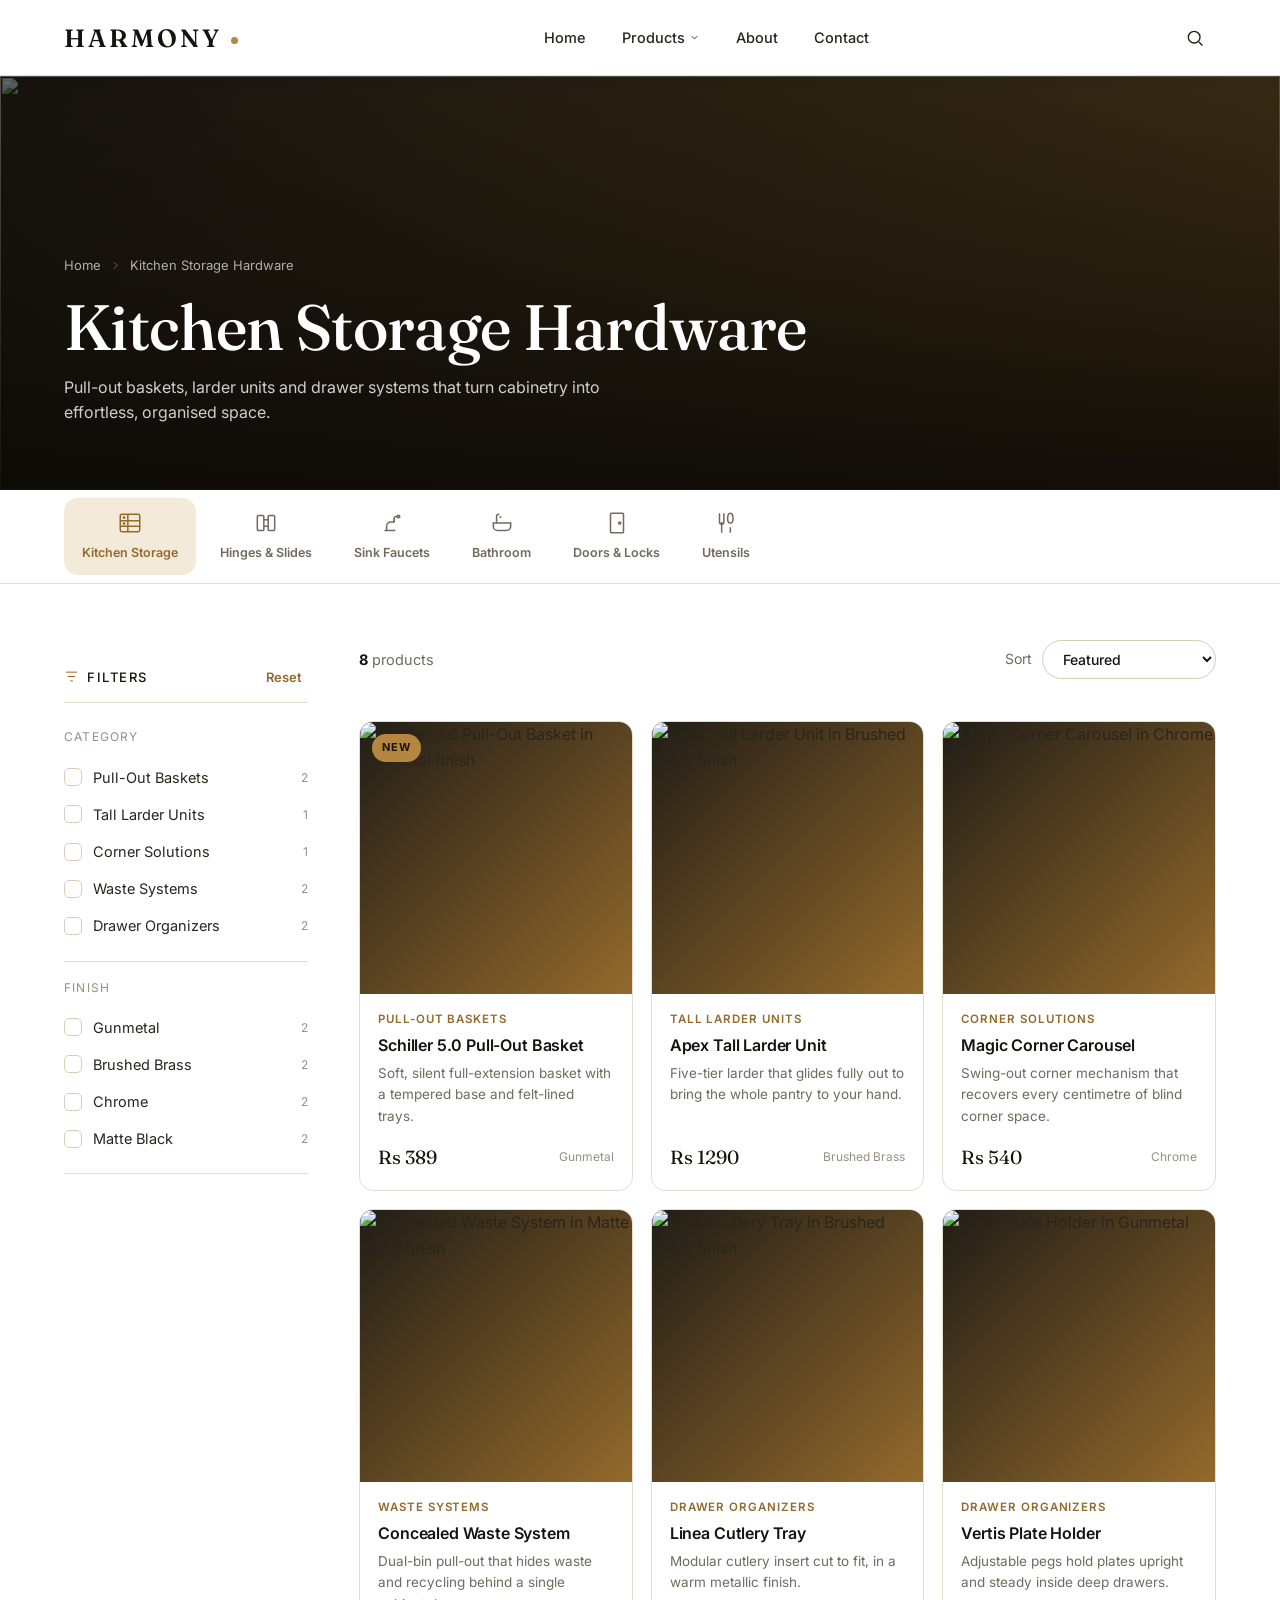
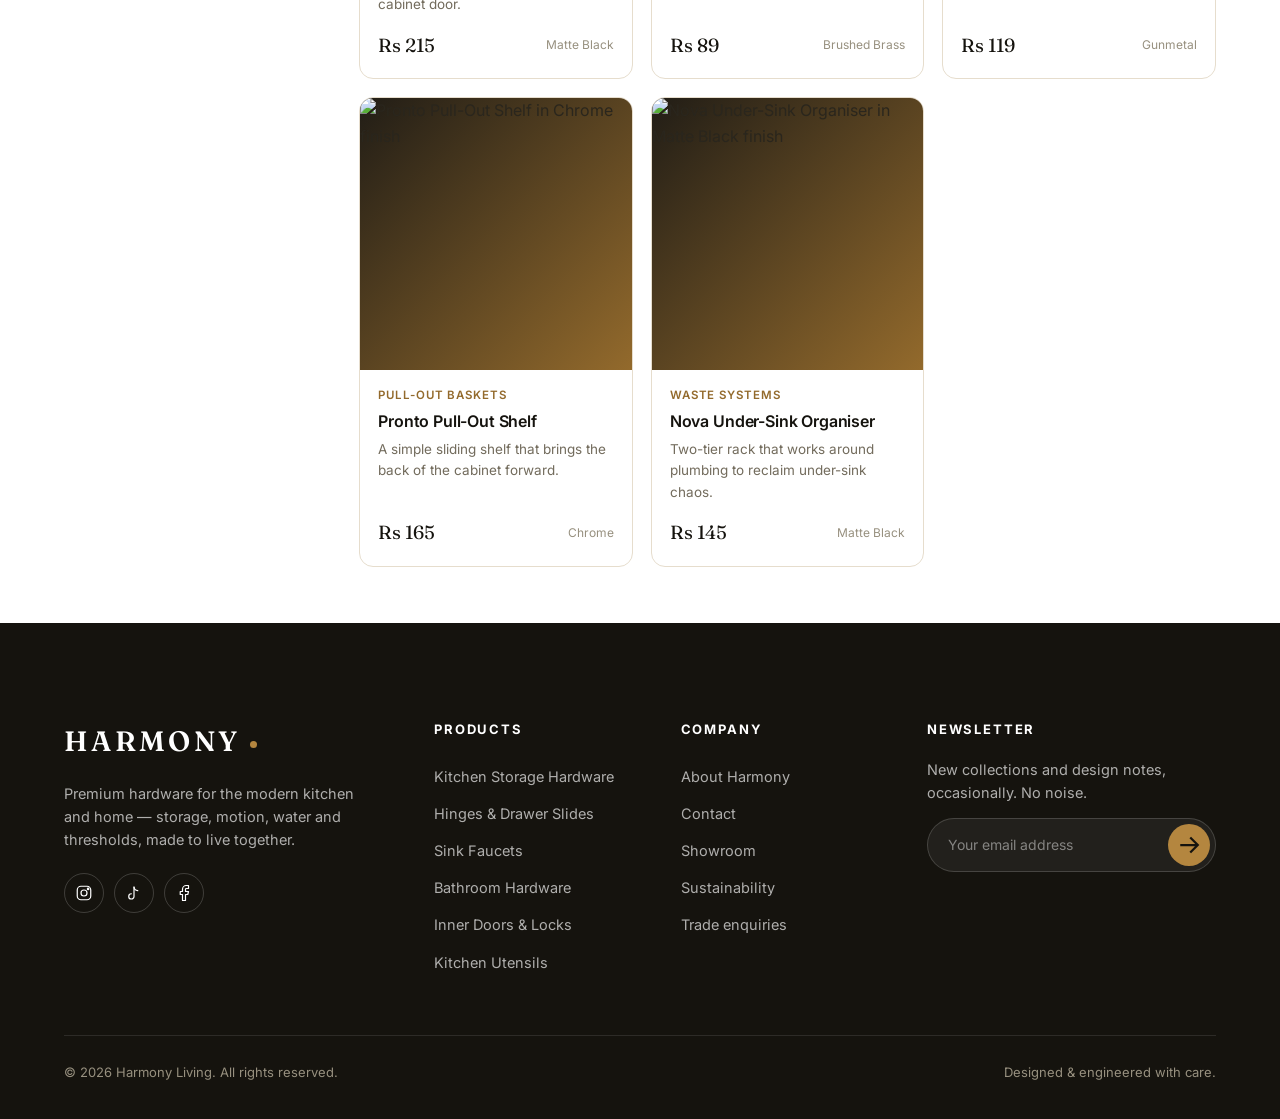
<file: category.html>
<!DOCTYPE html>
<html lang="en">
<head>
  <meta charset="UTF-8" />
  <meta name="viewport" content="width=device-width, initial-scale=1.0" />
  <title>Shop — Harmony</title>
  <meta name="description" content="Browse Harmony's catalogue of premium kitchen and home hardware." />
  <link rel="preconnect" href="https://fonts.googleapis.com" />
  <link rel="preconnect" href="https://fonts.gstatic.com" crossorigin />
  <link href="https://fonts.googleapis.com/css2?family=Fraunces:opsz,wght@9..144,300;9..144,400;9..144,500;9..144,600&family=Inter:wght@400;500;600;700&display=swap" rel="stylesheet" />
  <link rel="stylesheet" href="css/styles.css" />
  <link rel="icon" href="data:image/svg+xml,%3Csvg xmlns='http://www.w3.org/2000/svg' viewBox='0 0 32 32'%3E%3Crect width='32' height='32' rx='7' fill='%2315130e'/%3E%3Ccircle cx='16' cy='16' r='6' fill='none' stroke='%23b4863f' stroke-width='2'/%3E%3C/svg%3E" />
</head>
<body>

  <header class="header is-light">
    <div class="wrap">
      <a class="brand" href="index.html">HARMONY<span class="dot"></span></a>
      <nav class="nav" aria-label="Primary">
        <a href="index.html">Home</a>
        <div class="has-drop">
          <span class="navlink active" tabindex="0" role="button" aria-haspopup="true">Products
            <svg width="11" height="11" viewBox="0 0 24 24" fill="none" stroke="currentColor" stroke-width="2" style="margin-left:4px"><path d="M6 9l6 6 6-6"/></svg>
          </span>
          <div class="drop js-cat-drop"></div>
        </div>
        <a href="about.html">About</a>
        <a href="contact.html">Contact</a>
      </nav>
      <div class="header-tools">
        <a class="icon-btn icon-btn--search" href="category.html" aria-label="Browse all products">
          <svg viewBox="0 0 24 24" fill="none" stroke="currentColor" stroke-width="1.6"><circle cx="11" cy="11" r="7"/><path d="M21 21l-4.3-4.3"/></svg>
        </a>
        <button class="burger" aria-label="Open menu"><span></span></button>
      </div>
    </div>
  </header>

  <div class="mobile-menu">
    <a href="index.html">Home</a>
    <nav class="js-cat-mobile" aria-label="Categories"></nav>
    <a href="about.html">About</a>
    <a href="contact.html">Contact</a>
    <div class="mm-foot">hello@harmony-living.com · 5904 1300</div>
  </div>

  <main class="page">
    <!-- category hero -->
    <section class="cat-hero">
      <div class="wrap">
        <nav class="crumb">
          <a href="index.html">Home</a>
          <svg viewBox="0 0 24 24" fill="none" stroke="currentColor" stroke-width="1.7"><path d="M9 6l6 6-6 6"/></svg>
          <span class="crumb-cat"></span>
        </nav>
        <h1></h1>
        <p></p>
      </div>
    </section>

    <!-- category nav strip -->
    <nav class="catnav" aria-label="Categories">
      <div class="catnav__track"></div>
    </nav>

    <!-- store -->
    <section class="store">
      <div class="wrap store__grid">
        <aside class="filters" aria-label="Filters">
          <button class="filters__close" aria-label="Close filters">
            <svg viewBox="0 0 24 24" fill="none" stroke="currentColor" stroke-width="2"><path d="M6 6l12 12M18 6L6 18"/></svg>
          </button>
          <div class="filters__head">
            <h3><svg viewBox="0 0 24 24" fill="none" stroke="currentColor" stroke-width="1.6"><path d="M3 5h18M6 12h12M10 19h4"/></svg> Filters</h3>
            <button class="filters__reset">Reset</button>
          </div>
          <div class="filters__groups"></div>
        </aside>

        <div class="store__main">
          <div class="store__bar">
            <div class="store__count"><b>0</b> products</div>
            <div style="display:flex;gap:12px;align-items:center">
              <button class="store__filterbtn">
                <svg viewBox="0 0 24 24" fill="none" stroke="currentColor" stroke-width="1.6"><path d="M3 5h18M6 12h12M10 19h4"/></svg> Filters
              </button>
              <label class="store__sort">Sort
                <select aria-label="Sort products">
                  <option value="featured">Featured</option>
                  <option value="price-asc">Price · low to high</option>
                  <option value="price-desc">Price · high to low</option>
                  <option value="name">Name · A–Z</option>
                </select>
              </label>
            </div>
          </div>
          <div class="chips"></div>
          <div class="pgrid"></div>
        </div>
      </div>
    </section>

    <div class="backdrop"></div>
  </main>

  <footer class="footer">
    <div class="wrap">
      <div class="footer__top">
        <div>
          <a class="brand" href="index.html">HARMONY<span class="dot"></span></a>
          <p class="footer__about">Premium hardware for the modern kitchen and home — storage, motion, water and thresholds, made to live together.</p>
          <div class="footer__social">
            <a href="#" aria-label="Instagram"><svg viewBox="0 0 24 24" fill="none" stroke="currentColor" stroke-width="1.6"><rect x="3" y="3" width="18" height="18" rx="5"/><circle cx="12" cy="12" r="4"/><circle cx="17.5" cy="6.5" r="1" fill="currentColor"/></svg></a>
            <a href="#" aria-label="TikTok"><svg viewBox="0 0 24 24" fill="none" stroke="currentColor" stroke-width="1.6" stroke-linecap="round" stroke-linejoin="round"><path d="M12 4v12.5a3.5 3.5 0 1 1-3.5-3.5"/><path d="M12 4c.3 2.6 2.3 4.6 5 4.9"/></svg></a>
            <a href="#" aria-label="Facebook"><svg viewBox="0 0 24 24" fill="none" stroke="currentColor" stroke-width="1.6" stroke-linecap="round" stroke-linejoin="round"><path d="M18 2h-3a5 5 0 0 0-5 5v3H7v4h3v8h4v-8h3l1-4h-4V7a1 1 0 0 1 1-1h3z"/></svg></a>
          </div>
        </div>
        <div>
          <h5>Products</h5>
          <nav class="footer__links js-cat-foot"></nav>
        </div>
        <div>
          <h5>Company</h5>
          <nav class="footer__links">
            <a href="about.html">About Harmony</a>
            <a href="contact.html">Contact</a>
            <a href="contact.html">Showroom</a>
            <a href="about.html">Sustainability</a>
            <a href="contact.html">Trade enquiries</a>
          </nav>
        </div>
        <div class="footer__news">
          <h5>Newsletter</h5>
          <p>New collections and design notes, occasionally. No noise.</p>
          <form class="news-form">
            <input type="email" placeholder="Your email address" aria-label="Email address" required />
            <button type="submit" aria-label="Subscribe">
              <svg viewBox="0 0 24 24" fill="none" stroke="currentColor" stroke-width="1.8"><path d="M5 12h14M13 6l6 6-6 6"/></svg>
            </button>
          </form>
        </div>
      </div>
      <div class="footer__bottom">
        <span>© <span class="js-year"></span> Harmony Living. All rights reserved.</span>
        <span>Designed &amp; engineered with care.</span>
      </div>
    </div>
  </footer>

  <script src="js/data.js"></script>
  <script src="js/main.js"></script>
  <script src="js/category.js"></script>
</body>
</html>
</file>
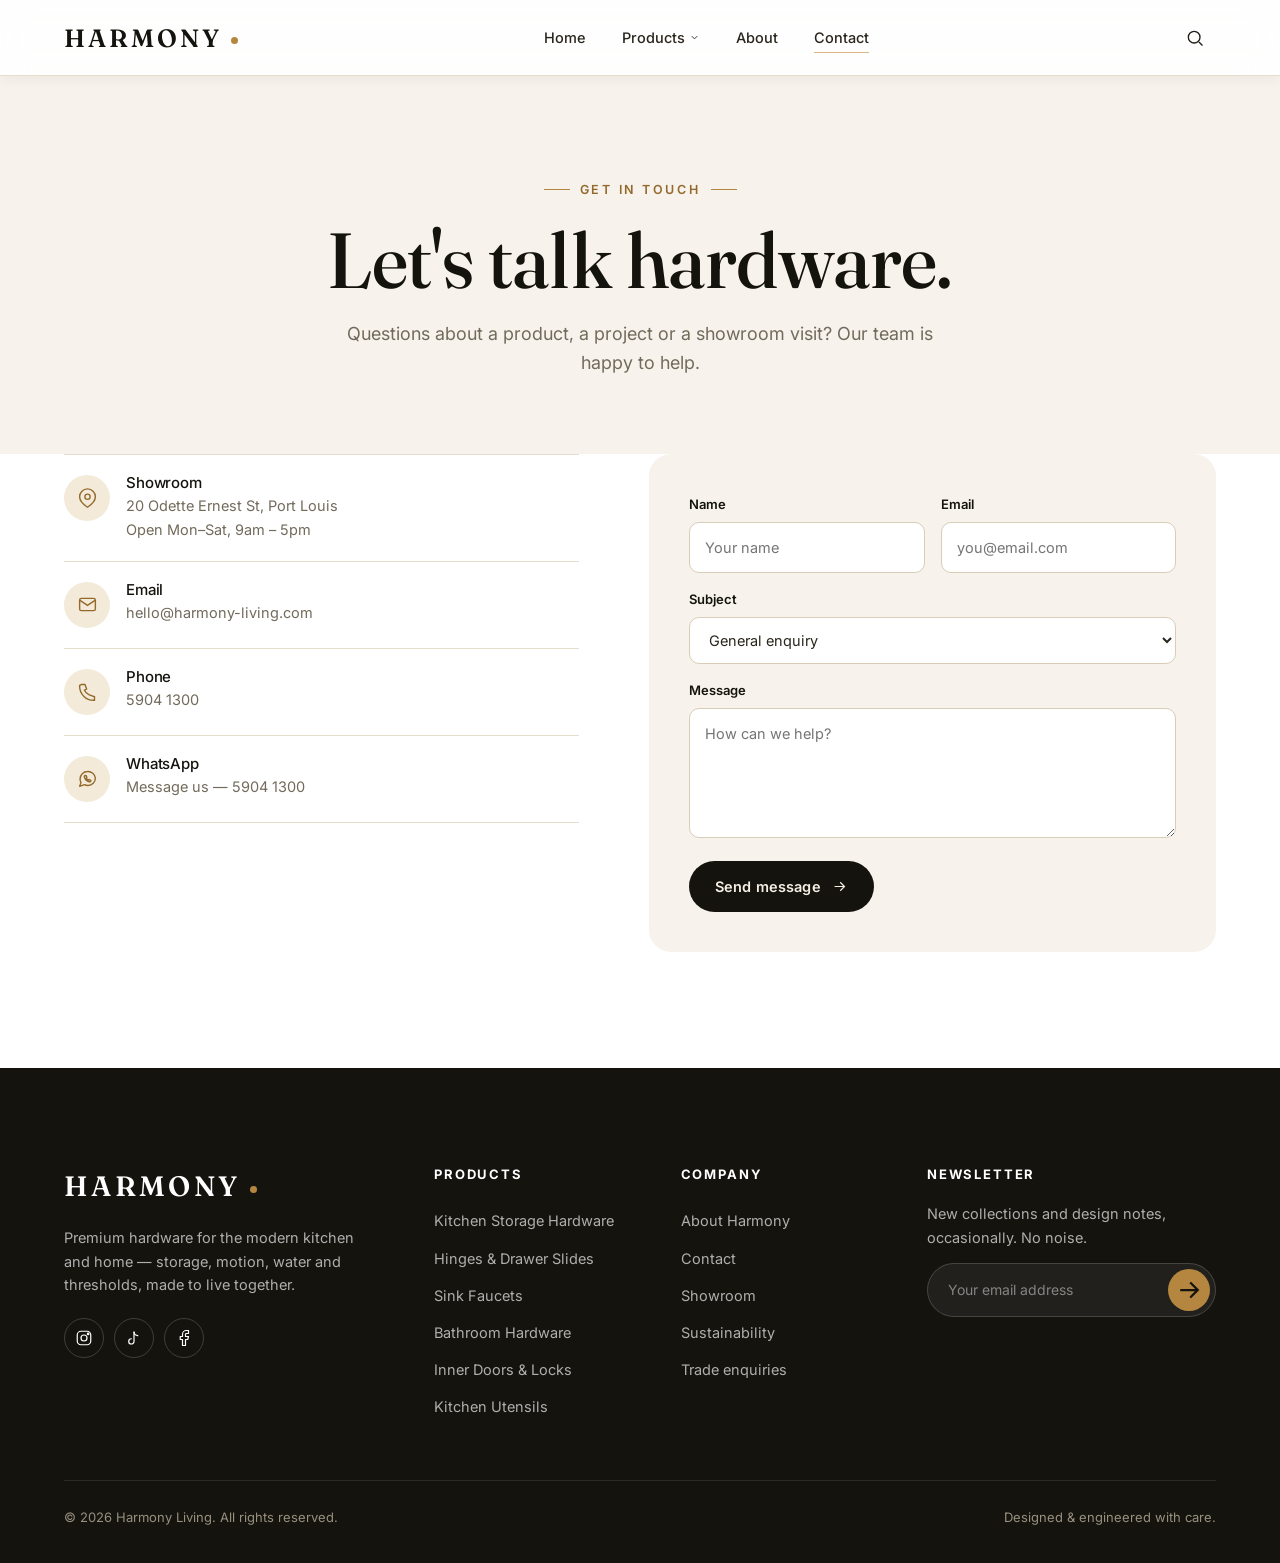
<file: contact.html>
<!DOCTYPE html>
<html lang="en">
<head>
  <meta charset="UTF-8" />
  <meta name="viewport" content="width=device-width, initial-scale=1.0" />
  <title>Contact — Harmony</title>
  <meta name="description" content="Get in touch with the Harmony team — showroom, phone, WhatsApp and general enquiries." />
  <link rel="preconnect" href="https://fonts.googleapis.com" />
  <link rel="preconnect" href="https://fonts.gstatic.com" crossorigin />
  <link href="https://fonts.googleapis.com/css2?family=Fraunces:opsz,wght@9..144,300;9..144,400;9..144,500;9..144,600&family=Inter:wght@400;500;600;700&display=swap" rel="stylesheet" />
  <link rel="stylesheet" href="css/styles.css" />
  <link rel="icon" href="data:image/svg+xml,%3Csvg xmlns='http://www.w3.org/2000/svg' viewBox='0 0 32 32'%3E%3Crect width='32' height='32' rx='7' fill='%2315130e'/%3E%3Ccircle cx='16' cy='16' r='6' fill='none' stroke='%23b4863f' stroke-width='2'/%3E%3C/svg%3E" />
</head>
<body>

  <header class="header is-light">
    <div class="wrap">
      <a class="brand" href="index.html">HARMONY<span class="dot"></span></a>
      <nav class="nav" aria-label="Primary">
        <a href="index.html">Home</a>
        <div class="has-drop">
          <span class="navlink" tabindex="0" role="button" aria-haspopup="true">Products
            <svg width="11" height="11" viewBox="0 0 24 24" fill="none" stroke="currentColor" stroke-width="2" style="margin-left:4px"><path d="M6 9l6 6 6-6"/></svg>
          </span>
          <div class="drop js-cat-drop"></div>
        </div>
        <a href="about.html">About</a>
        <a href="contact.html" class="active">Contact</a>
      </nav>
      <div class="header-tools">
        <a class="icon-btn icon-btn--search" href="category.html" aria-label="Browse all products">
          <svg viewBox="0 0 24 24" fill="none" stroke="currentColor" stroke-width="1.6"><circle cx="11" cy="11" r="7"/><path d="M21 21l-4.3-4.3"/></svg>
        </a>
        <button class="burger" aria-label="Open menu"><span></span></button>
      </div>
    </div>
  </header>

  <div class="mobile-menu">
    <a href="index.html">Home</a>
    <nav class="js-cat-mobile" aria-label="Categories"></nav>
    <a href="about.html">About</a>
    <a href="contact.html">Contact</a>
    <div class="mm-foot">hello@harmony-living.com · 5904 1300</div>
  </div>

  <main>
    <section class="subhero">
      <div class="wrap">
        <span class="eyebrow center" style="justify-content:center">Get in touch</span>
        <h1>Let's talk hardware.</h1>
        <p>Questions about a product, a project or a showroom visit? Our team is happy to help.</p>
      </div>
    </section>

    <section class="section" style="padding-top:0">
      <div class="wrap contact-grid">
        <div class="contact-info reveal">
          <div class="ci-item">
            <span class="ci-ico"><svg viewBox="0 0 24 24" fill="none" stroke="currentColor" stroke-width="1.6"><path d="M21 10c0 6-9 12-9 12s-9-6-9-12a9 9 0 0 1 18 0z"/><circle cx="12" cy="10" r="3"/></svg></span>
            <div><h4>Showroom</h4><p><a href="https://www.google.com/maps/search/?api=1&amp;query=20%20Odette%20Ernest%20St%2C%20Port%20Louis" target="_blank" rel="noopener">20 Odette Ernest St, Port Louis</a><br/>Open Mon–Sat, 9am – 5pm</p></div>
          </div>
          <div class="ci-item">
            <span class="ci-ico"><svg viewBox="0 0 24 24" fill="none" stroke="currentColor" stroke-width="1.6"><rect x="3" y="5" width="18" height="14" rx="2"/><path d="M3 7l9 6 9-6"/></svg></span>
            <div><h4>Email</h4><p><a href="mailto:hello@harmony-living.com">hello@harmony-living.com</a></p></div>
          </div>
          <div class="ci-item">
            <span class="ci-ico"><svg viewBox="0 0 24 24" fill="none" stroke="currentColor" stroke-width="1.6"><path d="M5 4h4l2 5-2.5 1.5a11 11 0 0 0 5 5L20 18v4h-1A16 16 0 0 1 3 6V5z"/></svg></span>
            <div><h4>Phone</h4><p><a href="tel:+23059041300">5904 1300</a></p></div>
          </div>
          <div class="ci-item">
            <span class="ci-ico"><svg viewBox="0 0 24 24" fill="none" stroke="currentColor" stroke-width="1.6" stroke-linecap="round" stroke-linejoin="round"><path d="M21 11.5a8.38 8.38 0 0 1-8.5 8.5 8.5 8.5 0 0 1-4-1L3 21l1.5-4.5a8.38 8.38 0 0 1-1-4 8.5 8.5 0 0 1 8.5-8.5A8.38 8.38 0 0 1 21 11.5z"/><path d="M9 9c.2-.4.4-.4.6-.4h.4c.2 0 .4 0 .6.4l.6 1.5c.1.1.1.3 0 .4l-.4.5c-.1.1-.2.3-.1.5.4.8 1.1 1.5 1.9 1.9.2.1.4 0 .5-.1l.5-.5c.1-.1.3-.1.4 0l1.5.7c.3.1.4.2.4.4 0 .5-.3 1-.7 1.2-.3.2-.8.3-1.4.2-1.1-.2-2.5-.9-3.5-2-1-1-1.7-2.4-1.9-3.5-.1-.5 0-1 .2-1.3z"/></svg></span>
            <div><h4>WhatsApp</h4><p><a href="https://wa.me/23059041300" target="_blank" rel="noopener">Message us — 5904 1300</a></p></div>
          </div>
        </div>

        <form class="form reveal" data-d="1" id="contactForm" novalidate>
          <div class="form__row">
            <div class="field">
              <label for="cf-name">Name</label>
              <input id="cf-name" name="name" type="text" placeholder="Your name" required />
            </div>
            <div class="field">
              <label for="cf-email">Email</label>
              <input id="cf-email" name="email" type="email" placeholder="you@email.com" required />
            </div>
          </div>
          <div class="field">
            <label for="cf-subject">Subject</label>
            <select id="cf-subject" name="subject">
              <option>General enquiry</option>
              <option>Product question</option>
              <option>Showroom visit</option>
            </select>
          </div>
          <div class="field">
            <label for="cf-message">Message</label>
            <textarea id="cf-message" name="message" placeholder="How can we help?" required></textarea>
          </div>
          <button class="btn btn--solid" type="submit">Send message
            <svg viewBox="0 0 24 24" fill="none" stroke="currentColor" stroke-width="1.7"><path d="M5 12h14M13 6l6 6-6 6"/></svg>
          </button>
          <div class="form__ok" id="formOk">
            <svg viewBox="0 0 24 24" fill="none" stroke="currentColor" stroke-width="2"><path d="M20 6L9 17l-5-5"/></svg>
            Thanks — your message is on its way. We'll reply within one business day.
          </div>
        </form>
      </div>
    </section>
  </main>

  <footer class="footer">
    <div class="wrap">
      <div class="footer__top">
        <div>
          <a class="brand" href="index.html">HARMONY<span class="dot"></span></a>
          <p class="footer__about">Premium hardware for the modern kitchen and home — storage, motion, water and thresholds, made to live together.</p>
          <div class="footer__social">
            <a href="#" aria-label="Instagram"><svg viewBox="0 0 24 24" fill="none" stroke="currentColor" stroke-width="1.6"><rect x="3" y="3" width="18" height="18" rx="5"/><circle cx="12" cy="12" r="4"/><circle cx="17.5" cy="6.5" r="1" fill="currentColor"/></svg></a>
            <a href="#" aria-label="TikTok"><svg viewBox="0 0 24 24" fill="none" stroke="currentColor" stroke-width="1.6" stroke-linecap="round" stroke-linejoin="round"><path d="M12 4v12.5a3.5 3.5 0 1 1-3.5-3.5"/><path d="M12 4c.3 2.6 2.3 4.6 5 4.9"/></svg></a>
            <a href="#" aria-label="Facebook"><svg viewBox="0 0 24 24" fill="none" stroke="currentColor" stroke-width="1.6" stroke-linecap="round" stroke-linejoin="round"><path d="M18 2h-3a5 5 0 0 0-5 5v3H7v4h3v8h4v-8h3l1-4h-4V7a1 1 0 0 1 1-1h3z"/></svg></a>
          </div>
        </div>
        <div>
          <h5>Products</h5>
          <nav class="footer__links js-cat-foot"></nav>
        </div>
        <div>
          <h5>Company</h5>
          <nav class="footer__links">
            <a href="about.html">About Harmony</a>
            <a href="contact.html">Contact</a>
            <a href="contact.html">Showroom</a>
            <a href="about.html">Sustainability</a>
            <a href="contact.html">Trade enquiries</a>
          </nav>
        </div>
        <div class="footer__news">
          <h5>Newsletter</h5>
          <p>New collections and design notes, occasionally. No noise.</p>
          <form class="news-form">
            <input type="email" placeholder="Your email address" aria-label="Email address" required />
            <button type="submit" aria-label="Subscribe">
              <svg viewBox="0 0 24 24" fill="none" stroke="currentColor" stroke-width="1.8"><path d="M5 12h14M13 6l6 6-6 6"/></svg>
            </button>
          </form>
        </div>
      </div>
      <div class="footer__bottom">
        <span>© <span class="js-year"></span> Harmony Living. All rights reserved.</span>
        <span>Designed &amp; engineered with care.</span>
      </div>
    </div>
  </footer>

  <script src="js/data.js"></script>
  <script src="js/main.js"></script>
  <script>
    document.getElementById("contactForm").addEventListener("submit", function (e) {
      e.preventDefault();
      var f = e.currentTarget;
      if (!f.checkValidity()) {
        var firstInvalid = f.querySelector(":invalid");
        if (firstInvalid) firstInvalid.focus();
        f.reportValidity();
        return;
      }
      document.getElementById("formOk").classList.add("show");
      f.querySelector("button[type=submit]").disabled = true;
      if (window.harmonyToast) window.harmonyToast("Message sent — thank you!");
      setTimeout(function () { f.reset(); f.querySelector("button[type=submit]").disabled = false; }, 1200);
    });
  </script>
</body>
</html>
</file>
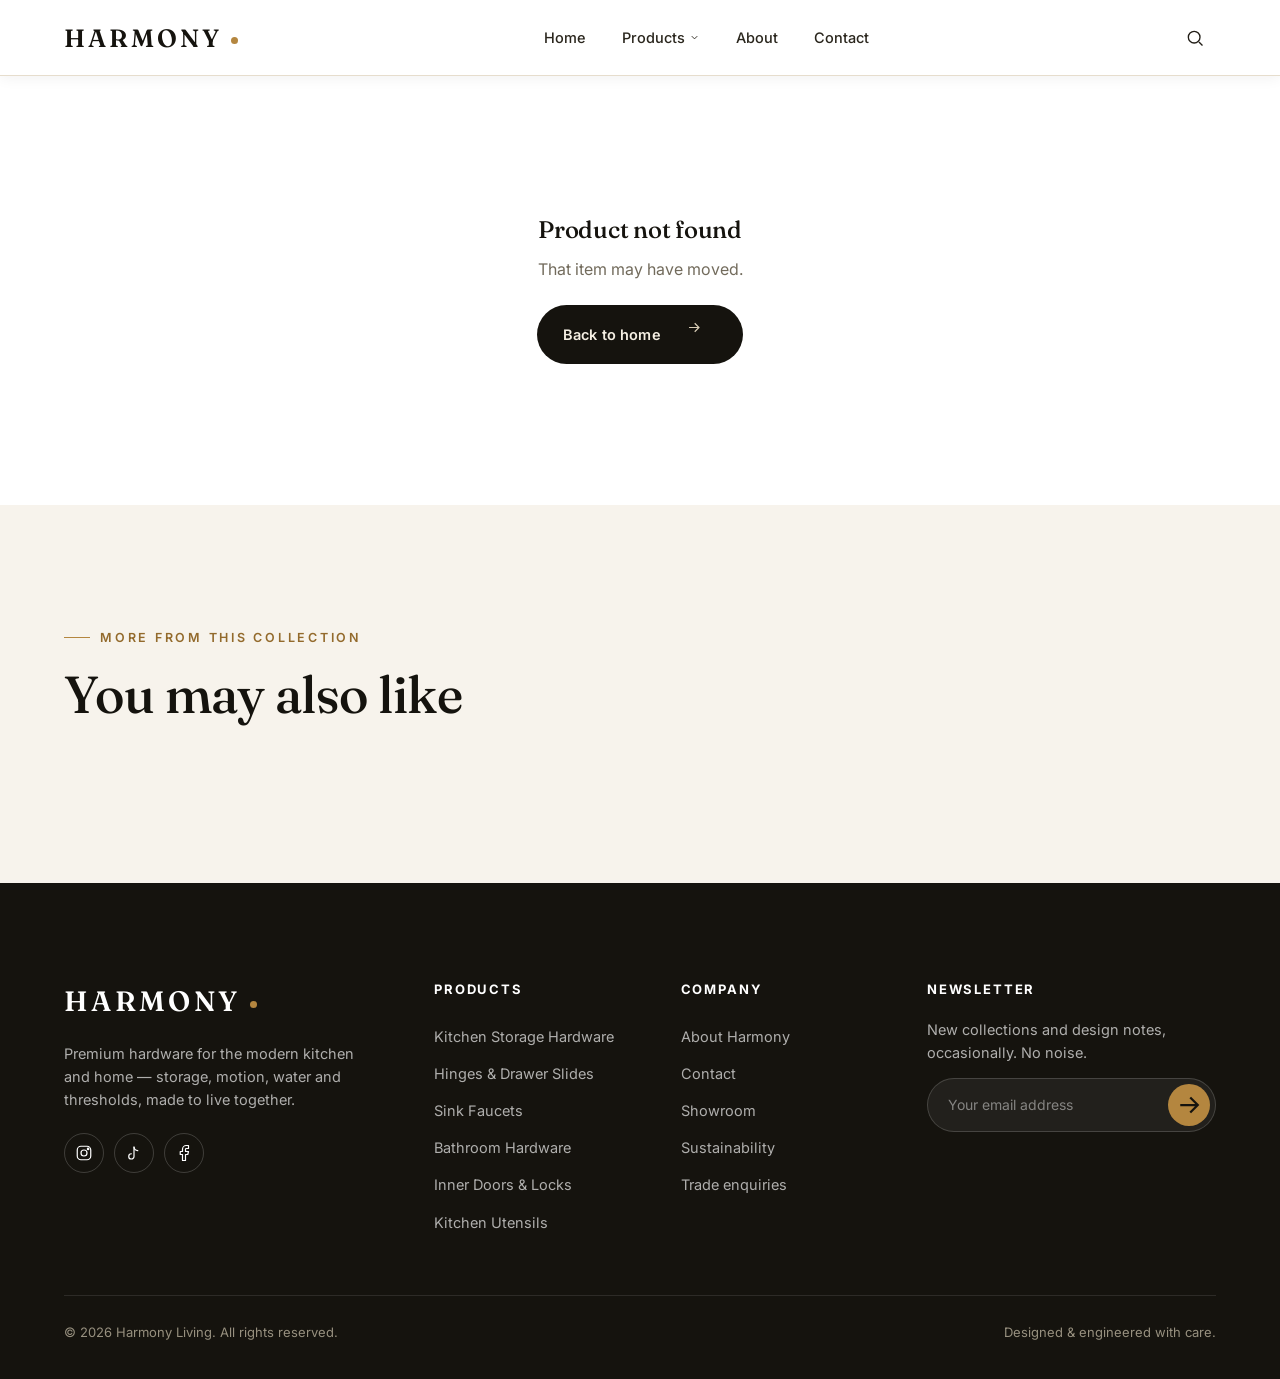
<file: product.html>
<!DOCTYPE html>
<html lang="en">
<head>
  <meta charset="UTF-8" />
  <meta name="viewport" content="width=device-width, initial-scale=1.0" />
  <title>Product — Harmony</title>
  <meta name="description" content="Harmony product detail." />
  <link rel="preconnect" href="https://fonts.googleapis.com" />
  <link rel="preconnect" href="https://fonts.gstatic.com" crossorigin />
  <link href="https://fonts.googleapis.com/css2?family=Fraunces:opsz,wght@9..144,300;9..144,400;9..144,500;9..144,600&family=Inter:wght@400;500;600;700&display=swap" rel="stylesheet" />
  <link rel="stylesheet" href="css/styles.css" />
  <link rel="icon" href="data:image/svg+xml,%3Csvg xmlns='http://www.w3.org/2000/svg' viewBox='0 0 32 32'%3E%3Crect width='32' height='32' rx='7' fill='%2315130e'/%3E%3Ccircle cx='16' cy='16' r='6' fill='none' stroke='%23b4863f' stroke-width='2'/%3E%3C/svg%3E" />
</head>
<body>

  <header class="header is-light">
    <div class="wrap">
      <a class="brand" href="index.html">HARMONY<span class="dot"></span></a>
      <nav class="nav" aria-label="Primary">
        <a href="index.html">Home</a>
        <div class="has-drop">
          <span class="navlink active" tabindex="0" role="button" aria-haspopup="true">Products
            <svg width="11" height="11" viewBox="0 0 24 24" fill="none" stroke="currentColor" stroke-width="2" style="margin-left:4px"><path d="M6 9l6 6 6-6"/></svg>
          </span>
          <div class="drop js-cat-drop"></div>
        </div>
        <a href="about.html">About</a>
        <a href="contact.html">Contact</a>
      </nav>
      <div class="header-tools">
        <a class="icon-btn icon-btn--search" href="category.html" aria-label="Browse all products">
          <svg viewBox="0 0 24 24" fill="none" stroke="currentColor" stroke-width="1.6"><circle cx="11" cy="11" r="7"/><path d="M21 21l-4.3-4.3"/></svg>
        </a>
        <button class="burger" aria-label="Open menu"><span></span></button>
      </div>
    </div>
  </header>

  <div class="mobile-menu">
    <a href="index.html">Home</a>
    <nav class="js-cat-mobile" aria-label="Categories"></nav>
    <a href="about.html">About</a>
    <a href="contact.html">Contact</a>
    <div class="mm-foot">hello@harmony-living.com · 5904 1300</div>
  </div>

  <main class="page">
    <section class="pd">
      <div class="wrap">
        <div class="pd__grid"></div>
      </div>
    </section>

    <section class="section related">
      <div class="wrap">
        <div class="cats__head">
          <div class="section-head">
            <span class="eyebrow">More from this collection</span>
            <h2>You may also like</h2>
          </div>
        </div>
        <div class="pgrid"></div>
      </div>
    </section>
  </main>

  <footer class="footer">
    <div class="wrap">
      <div class="footer__top">
        <div>
          <a class="brand" href="index.html">HARMONY<span class="dot"></span></a>
          <p class="footer__about">Premium hardware for the modern kitchen and home — storage, motion, water and thresholds, made to live together.</p>
          <div class="footer__social">
            <a href="#" aria-label="Instagram"><svg viewBox="0 0 24 24" fill="none" stroke="currentColor" stroke-width="1.6"><rect x="3" y="3" width="18" height="18" rx="5"/><circle cx="12" cy="12" r="4"/><circle cx="17.5" cy="6.5" r="1" fill="currentColor"/></svg></a>
            <a href="#" aria-label="TikTok"><svg viewBox="0 0 24 24" fill="none" stroke="currentColor" stroke-width="1.6" stroke-linecap="round" stroke-linejoin="round"><path d="M12 4v12.5a3.5 3.5 0 1 1-3.5-3.5"/><path d="M12 4c.3 2.6 2.3 4.6 5 4.9"/></svg></a>
            <a href="#" aria-label="Facebook"><svg viewBox="0 0 24 24" fill="none" stroke="currentColor" stroke-width="1.6" stroke-linecap="round" stroke-linejoin="round"><path d="M18 2h-3a5 5 0 0 0-5 5v3H7v4h3v8h4v-8h3l1-4h-4V7a1 1 0 0 1 1-1h3z"/></svg></a>
          </div>
        </div>
        <div>
          <h5>Products</h5>
          <nav class="footer__links js-cat-foot"></nav>
        </div>
        <div>
          <h5>Company</h5>
          <nav class="footer__links">
            <a href="about.html">About Harmony</a>
            <a href="contact.html">Contact</a>
            <a href="contact.html">Showroom</a>
            <a href="about.html">Sustainability</a>
            <a href="contact.html">Trade enquiries</a>
          </nav>
        </div>
        <div class="footer__news">
          <h5>Newsletter</h5>
          <p>New collections and design notes, occasionally. No noise.</p>
          <form class="news-form">
            <input type="email" placeholder="Your email address" aria-label="Email address" required />
            <button type="submit" aria-label="Subscribe">
              <svg viewBox="0 0 24 24" fill="none" stroke="currentColor" stroke-width="1.8"><path d="M5 12h14M13 6l6 6-6 6"/></svg>
            </button>
          </form>
        </div>
      </div>
      <div class="footer__bottom">
        <span>© <span class="js-year"></span> Harmony Living. All rights reserved.</span>
        <span>Designed &amp; engineered with care.</span>
      </div>
    </div>
  </footer>

  <script src="js/data.js"></script>
  <script src="js/main.js"></script>
  <script src="js/product.js"></script>
</body>
</html>
</file>
<file: css/styles.css>
/* =========================================================================
   HARMONY — stylesheet
   Palette: warm charcoal + brass + cream.  Type: Fraunces / Inter.
   ========================================================================= */

/* ----------------------------- Tokens ---------------------------------- */
:root {
  --ink: #15130e;
  --ink-2: #211d16;
  --ink-3: #2c2820;
  --bg: #ffffff;
  --cream: #f7f3ec;
  --cream-2: #efe8db;
  --line: #e6ddcd;
  --line-strong: #d8cdb6;
  --text: #2a261d;
  --muted: #726b5c;
  --muted-2: #97907f;

  --accent: #b4863f;        /* brass */
  --accent-deep: #936a2c;
  --accent-soft: #d8b681;
  --accent-tint: #f3ead9;

  --white: #fff;
  --radius-s: 8px;
  --radius: 14px;
  --radius-l: 22px;

  --shadow-s: 0 2px 14px rgba(28, 22, 10, .06);
  --shadow: 0 22px 60px -28px rgba(28, 22, 10, .35);
  --shadow-lg: 0 40px 90px -40px rgba(28, 22, 10, .5);

  --maxw: 1280px;
  --gut: clamp(20px, 5vw, 64px);
  --ease: cubic-bezier(.22, .61, .36, 1);
  --ease-out: cubic-bezier(.16, 1, .3, 1);

  --font-sans: "Inter", -apple-system, BlinkMacSystemFont, "Segoe UI", Roboto, sans-serif;
  --font-display: "Fraunces", Georgia, "Times New Roman", serif;

  --header-h: 76px;
}

/* ----------------------------- Reset ----------------------------------- */
*, *::before, *::after { box-sizing: border-box; }
* { margin: 0; }
html { scroll-behavior: smooth; -webkit-text-size-adjust: 100%; }
body {
  font-family: var(--font-sans);
  color: var(--text);
  background: var(--bg);
  line-height: 1.6;
  font-size: 16px;
  -webkit-font-smoothing: antialiased;
  text-rendering: optimizeLegibility;
  overflow-x: hidden;
}
img, svg { display: block; max-width: 100%; }
img { height: auto; }
a { color: inherit; text-decoration: none; }
button { font: inherit; cursor: pointer; border: 0; background: none; color: inherit; }
ul { list-style: none; padding: 0; }
input, textarea, select { font: inherit; color: inherit; }
:focus-visible { outline: 2px solid var(--accent); outline-offset: 3px; border-radius: 4px; }
.hero__arrow:focus-visible, .swatch:focus-visible { outline: 2px solid var(--accent-soft); outline-offset: 3px; }
.btn:focus-visible { outline: 2px solid var(--accent); outline-offset: 3px; }
.catnav a:focus-visible, .nav a:focus-visible, .navlink:focus-visible { outline: 2px solid var(--accent-deep); outline-offset: 2px; }

/* visually hidden but available to screen readers */
.sr-only { position: absolute !important; width: 1px; height: 1px; padding: 0; margin: -1px; overflow: hidden; clip: rect(0,0,0,0); white-space: nowrap; border: 0; }

h1, h2, h3, h4 { font-family: var(--font-display); font-weight: 500; line-height: 1.08; letter-spacing: -.01em; }
.display { font-family: var(--font-display); }

/* ----------------------------- Layout ---------------------------------- */
.wrap { width: 100%; max-width: var(--maxw); margin-inline: auto; padding-inline: var(--gut); }
.section { padding-block: clamp(64px, 9vw, 130px); }
.eyebrow {
  font-family: var(--font-sans);
  font-size: 12.5px; font-weight: 600; letter-spacing: .22em;
  text-transform: uppercase; color: var(--accent-deep);
  display: inline-flex; align-items: center; gap: 10px;
}
.eyebrow::before { content: ""; width: 26px; height: 1px; background: var(--accent); display: inline-block; }
.eyebrow.center::after { content: ""; width: 26px; height: 1px; background: var(--accent); display: inline-block; }
.section-head { max-width: 640px; }
.section-head.center { margin-inline: auto; text-align: center; }
.section-head h2 { font-size: clamp(30px, 4.4vw, 52px); margin-top: 18px; color: var(--ink); }
.section-head p { margin-top: 18px; color: var(--muted); font-size: 17px; }

/* ----------------------------- Buttons --------------------------------- */
.btn {
  display: inline-flex; align-items: center; gap: 10px;
  padding: 14px 26px; border-radius: 100px;
  font-size: 14.5px; font-weight: 600; letter-spacing: .01em;
  transition: transform .35s var(--ease), background .35s var(--ease), color .35s var(--ease), box-shadow .35s var(--ease);
  will-change: transform;
}
.btn svg { width: 17px; height: 17px; transition: transform .35s var(--ease); }
.btn:hover svg { transform: translateX(4px); }
.btn--solid { background: var(--ink); color: #f5efe3; }
.btn--solid:hover { background: var(--accent-deep); transform: translateY(-2px); box-shadow: var(--shadow); }
.btn--brass { background: var(--accent); color: #1c1305; }
.btn--brass:hover { background: var(--accent-soft); transform: translateY(-2px); box-shadow: var(--shadow); }
.btn--ghost { border: 1px solid var(--line-strong); color: var(--ink); }
.btn--ghost:hover { border-color: var(--ink); transform: translateY(-2px); }
.btn--light { background: rgba(255,255,255,.12); color: #fff; border: 1px solid rgba(255,255,255,.35); -webkit-backdrop-filter: blur(6px); backdrop-filter: blur(6px); }
.btn--light:hover { background: #fff; color: var(--ink); border-color: #fff; transform: translateY(-2px); }
.link-arrow { display: inline-flex; align-items: center; gap: 8px; font-weight: 600; font-size: 14.5px; color: #7a5618; }
.link-arrow svg { width: 16px; transition: transform .35s var(--ease); }
.link-arrow:hover svg { transform: translateX(5px); }

/* ----------------------------- Header ---------------------------------- */
.header {
  position: fixed; inset: 0 0 auto 0; z-index: 100;
  height: var(--header-h);
  display: flex; align-items: center;
  transition: background .4s var(--ease), box-shadow .4s var(--ease), border-color .4s var(--ease);
  border-bottom: 1px solid transparent;
}
.header .wrap { display: flex; align-items: center; justify-content: space-between; gap: 24px; }
.brand { display: flex; align-items: baseline; gap: 9px; font-family: var(--font-display); font-size: 25px; font-weight: 600; letter-spacing: .12em; color: #fff; transition: color .4s var(--ease); }
.brand b { color: var(--accent-soft); font-weight: 600; }
.brand .dot { width: 7px; height: 7px; border-radius: 50%; background: var(--accent); display: inline-block; transform: translateY(-3px); }
.nav { display: flex; align-items: center; gap: 4px; }
.nav a, .nav .navlink {
  position: relative; padding: 10px 16px; font-size: 14.5px; font-weight: 500;
  color: rgba(255,255,255,.86); transition: color .3s var(--ease); white-space: nowrap;
}
.nav a::after, .nav .navlink::after {
  content: ""; position: absolute; left: 16px; right: 16px; bottom: 6px; height: 1px;
  background: var(--accent-soft); transform: scaleX(0); transform-origin: left; transition: transform .35s var(--ease);
}
.nav a:hover::after, .nav .navlink:hover::after, .nav a.active::after { transform: scaleX(1); }
.nav a:hover, .nav .navlink:hover { color: #fff; }
.header-tools { display: flex; align-items: center; gap: 6px; }
.icon-btn { width: 42px; height: 42px; display: grid; place-items: center; border-radius: 50%; color: rgba(255,255,255,.9); transition: background .3s var(--ease), color .3s var(--ease); }
.icon-btn svg { width: 20px; height: 20px; }
.icon-btn:hover { background: rgba(255,255,255,.12); }

/* dropdown */
.has-drop { position: relative; }
.navlink { cursor: pointer; display: inline-flex; align-items: center; }
.drop {
  position: absolute; top: calc(100% + 6px); left: 50%; transform: translate(-50%, 8px);
  min-width: 260px; background: var(--white); border-radius: var(--radius);
  box-shadow: var(--shadow-lg); padding: 10px; opacity: 0; visibility: hidden;
  transition: opacity .3s var(--ease), transform .3s var(--ease); border: 1px solid var(--line);
}
.has-drop:hover .drop, .has-drop:focus-within .drop { opacity: 1; visibility: visible; transform: translate(-50%, 0); }
.drop a {
  display: flex; align-items: center; gap: 12px; padding: 11px 13px; border-radius: 9px;
  color: var(--text); font-size: 14.5px; font-weight: 500;
}
.drop a::after { display: none; }
.drop a .di { width: 30px; height: 30px; color: var(--accent-deep); flex: none; }
.drop a:hover { background: var(--cream); color: var(--ink); }

/* solid (scrolled) state */
.header.is-solid { background: rgba(255,255,255,.92); -webkit-backdrop-filter: saturate(160%) blur(14px); backdrop-filter: saturate(160%) blur(14px); box-shadow: var(--shadow-s); border-color: var(--line); }
.header.is-solid .brand { color: var(--ink); }
.header.is-solid .nav a, .header.is-solid .nav .navlink { color: var(--text); }
.header.is-solid .nav a:hover, .header.is-solid .nav .navlink:hover { color: var(--accent-deep); }
.header.is-solid .icon-btn { color: var(--ink-2); }
.header.is-solid .icon-btn:hover { background: var(--cream-2); }
/* dark pages (category/product) always solid */
.header.is-light { background: rgba(255,255,255,.92); -webkit-backdrop-filter: saturate(160%) blur(14px); backdrop-filter: saturate(160%) blur(14px); box-shadow: var(--shadow-s); border-color: var(--line); }
.header.is-light .brand { color: var(--ink); }
.header.is-light .nav a, .header.is-light .nav .navlink { color: var(--text); }
.header.is-light .icon-btn { color: var(--ink-2); }

/* mobile nav toggle */
.burger { display: none; width: 44px; height: 44px; border-radius: 50%; place-items: center; color: #fff; transition: background .3s; }
.burger span { width: 22px; height: 1.6px; background: currentColor; display: block; position: relative; transition: transform .35s var(--ease), opacity .25s; }
.burger span::before, .burger span::after { content: ""; position: absolute; left: 0; width: 22px; height: 1.6px; background: currentColor; transition: transform .35s var(--ease); }
.burger span::before { top: -7px; } .burger span::after { top: 7px; }
.header.is-solid .burger, .header.is-light .burger { color: var(--ink); }
.mobile-open .burger span { background: transparent; }
.mobile-open .burger span::before { transform: translateY(7px) rotate(45deg); }
.mobile-open .burger span::after { transform: translateY(-7px) rotate(-45deg); }

/* ----------------------------- Mobile menu ----------------------------- */
.mobile-menu {
  position: fixed; inset: 0; z-index: 99; background: var(--ink);
  display: flex; flex-direction: column; justify-content: center; gap: 6px;
  padding: 90px var(--gut) 40px; transform: translateY(-100%);
  transition: transform .55s var(--ease-out); visibility: hidden;
}
.mobile-open .mobile-menu { transform: translateY(0); visibility: visible; }
.mobile-menu a { display: block; color: #efe7d6; font-family: var(--font-display); font-size: clamp(26px, 7.5vw, 44px); line-height: 1.18; padding: 10px 0; border-bottom: 1px solid rgba(255,255,255,.08); transition: color .3s, padding-left .3s var(--ease); }
.mobile-menu .js-cat-mobile { display: flex; flex-direction: column; }
.mobile-menu a:hover { color: var(--accent-soft); padding-left: 12px; }
.mobile-menu .mm-foot { margin-top: 26px; color: var(--muted-2); font-family: var(--font-sans); font-size: 14px; }

/* ============================ HOME : HERO ============================== */
.hero { position: relative; min-height: 100svh; display: flex; align-items: stretch; background: var(--ink); overflow: hidden; }
.hero__stage { position: absolute; inset: 0; }
.slide { position: absolute; inset: 0; opacity: 0; visibility: hidden; transition: opacity 1.1s var(--ease); }
.slide.is-active { opacity: 1; visibility: visible; }
.slide__img { position: absolute; inset: 0; width: 100%; height: 100%; object-fit: cover; transform: scale(1.08); transition: transform 7s linear; }
.slide.is-active .slide__img { transform: scale(1); }
.slide__overlay {
  position: absolute; inset: 0;
  background:
    linear-gradient(100deg, rgba(8,7,5,.9) 0%, rgba(8,7,5,.58) 40%, rgba(8,7,5,.2) 70%, rgba(8,7,5,.5) 100%),
    linear-gradient(to top, rgba(8,7,5,.88) 0%, rgba(8,7,5,.12) 46%, rgba(8,7,5,0) 66%);
}
.hero__inner { position: relative; z-index: 3; width: 100%; max-width: var(--maxw); margin-inline: auto; padding: calc(var(--header-h) + 4vh) var(--gut) 0; display: flex; flex-direction: column; }
.hero__content { max-width: 660px; margin-top: auto; margin-bottom: clamp(28px, 5vh, 60px); color: #fff; }
.hero__eyebrow { color: var(--accent-soft); }
.hero__eyebrow::before { background: var(--accent-soft); }
.hero h1, .hero .slide__title { font-size: clamp(40px, 7vw, 86px); margin-top: 22px; color: #fff; letter-spacing: -.02em; }
.hero h1 .thin { font-style: italic; font-weight: 300; }
.hero__sub { margin-top: 22px; font-size: clamp(16px, 2vw, 20px); color: rgba(255,255,255,.82); max-width: 50ch; }
.hero__cta { margin-top: 34px; display: flex; flex-wrap: wrap; gap: 14px; }

/* per-slide fade of text */
.slide__content { opacity: 0; transform: translateY(26px); transition: opacity .8s var(--ease) .25s, transform .9s var(--ease) .25s; }
.slide.is-active .slide__content { opacity: 1; transform: none; }

/* hero arrows */
.hero__arrows { position: absolute; z-index: 5; bottom: clamp(150px, 21vh, 230px); right: var(--gut); display: flex; gap: 10px; }
.hero__arrow { width: 52px; height: 52px; border-radius: 50%; border: 1px solid rgba(255,255,255,.35); color: #fff; display: grid; place-items: center; transition: background .3s var(--ease), border-color .3s, transform .3s; }
.hero__arrow svg { width: 20px; }
.hero__arrow:hover { background: #fff; color: var(--ink); border-color: #fff; }

/* hero progress count */
.hero__count { position: absolute; z-index: 5; bottom: clamp(150px, 21vh, 230px); left: var(--gut); color: rgba(255,255,255,.7); font-size: 14px; letter-spacing: .15em; }
.hero__count b { color: #fff; font-size: 20px; font-family: var(--font-display); }

/* ---------------------- category switcher strip ------------------------ */
.switcher {
  position: absolute; z-index: 6; left: 0; right: 0; bottom: 0;
  padding: 18px var(--gut) clamp(20px, 3vh, 34px);
  background: linear-gradient(to top, rgba(10,8,5,.78), rgba(10,8,5,0));
}
.switcher__track { display: flex; gap: 14px; max-width: var(--maxw); margin-inline: auto; overflow-x: auto; scrollbar-width: none; padding-bottom: 4px; }
.switcher__track::-webkit-scrollbar { display: none; }
.swatch {
  position: relative; flex: 1 1 0; min-width: 124px; text-align: left;
  border-radius: var(--radius); overflow: hidden; isolation: isolate;
  background: rgba(255,255,255,.06); border: 1px solid rgba(255,255,255,.14);
  transition: transform .4s var(--ease), border-color .4s var(--ease), box-shadow .4s var(--ease);
}
.swatch__img { width: 100%; height: 92px; object-fit: cover; transition: transform .6s var(--ease), opacity .4s; opacity: .68; }
.swatch__body { padding: 11px 13px 13px; }
.swatch__name { color: #fff; font-size: 13.5px; font-weight: 600; line-height: 1.25; }
.swatch__go { display: flex; align-items: center; gap: 6px; margin-top: 5px; font-size: 11.5px; color: var(--accent-soft); opacity: 0; transform: translateY(4px); transition: opacity .35s, transform .35s; }
.swatch__go svg { width: 13px; }
.swatch:hover { transform: translateY(-6px); border-color: rgba(255,255,255,.4); }
.swatch:hover .swatch__img { transform: scale(1.08); opacity: .85; }
.swatch.is-active { border-color: var(--accent); box-shadow: 0 0 0 1px var(--accent), var(--shadow); background: rgba(180,134,63,.16); }
.swatch.is-active .swatch__img { opacity: 1; }
.swatch.is-active .swatch__go { opacity: 1; transform: none; }
.swatch__bar { position: absolute; left: 0; bottom: 0; height: 3px; width: 0; background: var(--accent); }
/* animation (not transition) so the bar also runs on the first, born-active swatch */
.swatch.is-active .swatch__bar { animation: swatchProgress 6s linear forwards; }
.hero:hover .swatch.is-active .swatch__bar { animation-play-state: paused; }
@keyframes swatchProgress { from { width: 0; } to { width: 100%; } }

/* ============================ HOME : sections ========================== */
.intro { background: var(--cream); }
.intro__grid { display: grid; grid-template-columns: 1.05fr 1fr; gap: clamp(34px, 6vw, 90px); align-items: center; }
.intro__media { position: relative; border-radius: var(--radius-l); overflow: hidden; aspect-ratio: 5/6; box-shadow: var(--shadow); }
.intro__media img { width: 100%; height: 100%; object-fit: cover; }
.intro__badge { position: absolute; bottom: 18px; left: 18px; right: 18px; background: rgba(21,19,14,.78); -webkit-backdrop-filter: blur(8px); backdrop-filter: blur(8px); color: #fff; border-radius: var(--radius); padding: 16px 18px; display: flex; gap: 18px; }
.intro__badge div { flex: 1; }
.intro__badge b { font-family: var(--font-display); font-size: 26px; display: block; color: var(--accent-soft); }
.intro__badge span { font-size: 12px; color: rgba(255,255,255,.7); letter-spacing: .03em; }
.intro h2 { font-size: clamp(28px, 4vw, 46px); color: var(--ink); margin-top: 18px; }
.intro p { margin-top: 18px; color: var(--muted); font-size: 17px; }
.intro .pillars { margin-top: 28px; display: grid; gap: 2px; }
.pillar { display: flex; gap: 16px; padding: 16px 0; border-top: 1px solid var(--line); }
.pillar:last-child { border-bottom: 1px solid var(--line); }
.pillar .pi { width: 34px; height: 34px; color: var(--accent-deep); flex: none; }
.pillar h4 { font-family: var(--font-sans); font-size: 15.5px; font-weight: 700; color: var(--ink); }
.pillar p { margin-top: 3px; font-size: 14.5px; }

/* category showcase grid */
.cats { background: var(--bg); }
.cats__head { display: flex; justify-content: space-between; align-items: flex-end; flex-wrap: wrap; gap: 20px; margin-bottom: 46px; }
.cats__grid { display: grid; grid-template-columns: repeat(3, 1fr); gap: 18px; }
.catcard { position: relative; display: block; border-radius: var(--radius-l); overflow: hidden; min-height: 340px; box-shadow: var(--shadow-s); isolation: isolate; }
.catcard:nth-child(1), .catcard:nth-child(6) { grid-row: span 1; }
.catcard img { position: absolute; inset: 0; width: 100%; height: 100%; object-fit: cover; transition: transform .8s var(--ease); }
.catcard__veil { position: absolute; inset: 0; background: linear-gradient(to top, rgba(10,8,5,.86) 4%, rgba(10,8,5,.28) 46%, rgba(10,8,5,.1) 100%); transition: background .5s; }
.catcard__body { position: absolute; inset: auto 0 0 0; padding: 26px; color: #fff; z-index: 2; }
.catcard__kicker { font-size: 12px; letter-spacing: .18em; text-transform: uppercase; color: var(--accent-soft); }
.catcard h3 { font-size: 26px; margin-top: 8px; }
.catcard p { margin-top: 8px; font-size: 14px; color: rgba(255,255,255,.78); max-width: 34ch; opacity: 0; max-height: 0; transition: opacity .4s var(--ease), max-height .5s var(--ease); }
.catcard__go { display: inline-flex; align-items: center; gap: 8px; margin-top: 14px; font-size: 13.5px; font-weight: 600; color: #fff; }
.catcard__go svg { width: 16px; transition: transform .35s var(--ease); }
.catcard:hover img { transform: scale(1.06); }
.catcard:hover .catcard__veil { background: linear-gradient(to top, rgba(10,8,5,.9) 10%, rgba(80,52,18,.4) 60%, rgba(10,8,5,.2) 100%); }
.catcard:hover p { opacity: 1; max-height: 80px; }
.catcard:hover .catcard__go svg { transform: translateX(5px); }
/* feature the first card wider */
.cats__grid .catcard:first-child { grid-column: span 2; min-height: 380px; }

/* features band */
.features { background: var(--ink); color: #efe7d6; }
.features .wrap { display: grid; grid-template-columns: 1.2fr 2fr; gap: clamp(34px, 6vw, 80px); align-items: center; }
.features h2 { color: #fff; font-size: clamp(28px, 4vw, 46px); }
.features__lead { color: rgba(255,255,255,.62); margin-top: 18px; }
.features__grid { display: grid; grid-template-columns: 1fr 1fr; gap: 2px 40px; }
.feat { padding: 24px 0; border-top: 1px solid rgba(255,255,255,.12); }
.feat .fi { display: grid; place-items: center; width: 50px; height: 50px; border-radius: 50%; background: rgba(180,134,63,.13); border: 1px solid rgba(180,134,63,.3); color: var(--accent-soft); }
.feat .fi svg { width: 22px; height: 22px; }
.feat h4 { font-family: var(--font-sans); font-weight: 700; font-size: 16px; margin-top: 14px; color: #fff; }
.feat p { color: rgba(255,255,255,.6); font-size: 14.5px; margin-top: 6px; }

/* featured products carousel */
.featured { background: var(--cream); }
.prow { display: grid; grid-auto-flow: column; grid-auto-columns: minmax(260px, 1fr); gap: 18px; overflow-x: auto; scroll-snap-type: x mandatory; padding-bottom: 10px; scrollbar-width: none; scroll-behavior: smooth; }
.prow::-webkit-scrollbar { display: none; }
.prow-wrap { position: relative; }
.prow-arrow {
  position: absolute; top: 34%; transform: translateY(-50%);
  width: 52px; height: 52px; border-radius: 50%;
  background: var(--white); border: 1px solid var(--line);
  color: var(--ink); display: grid; place-items: center;
  box-shadow: var(--shadow); z-index: 6; cursor: pointer;
  transition: background .3s var(--ease), color .3s var(--ease), opacity .35s var(--ease), visibility .35s, transform .3s var(--ease);
}
.prow-arrow svg { width: 20px; }
.prow-arrow--prev { left: -22px; }
.prow-arrow--next { right: -22px; }
.prow-arrow:hover { background: var(--ink); color: #fff; }
.prow-arrow:disabled { opacity: 0; visibility: hidden; pointer-events: none; }
@media (max-width: 620px) { .prow-arrow { display: none; } }

/* product card (shared) */
.pcard { scroll-snap-align: start; background: var(--white); border-radius: var(--radius); overflow: hidden; border: 1px solid var(--line); transition: transform .4s var(--ease), box-shadow .4s var(--ease), border-color .4s; display: flex; flex-direction: column; }
.pcard__frame { position: relative; overflow: hidden; aspect-ratio: 1/1; background: var(--cream-2); }
.pcard__frame img { width: 100%; height: 100%; object-fit: cover; transition: transform .7s var(--ease); }
.pcard:hover { transform: translateY(-6px); box-shadow: var(--shadow); border-color: var(--line-strong); }
.pcard:hover .pcard__frame img { transform: scale(1.07); }
.pcard__badge { position: absolute; top: 12px; left: 12px; background: var(--accent); color: #1c1305; font-size: 11px; font-weight: 700; letter-spacing: .08em; text-transform: uppercase; padding: 5px 10px; border-radius: 100px; }
.pcard__quick { position: absolute; inset: auto 12px 12px 12px; background: rgba(21,19,14,.86); -webkit-backdrop-filter: blur(6px); backdrop-filter: blur(6px); color: #fff; text-align: center; padding: 11px; border-radius: 9px; font-size: 13px; font-weight: 600; transform: translateY(130%); transition: transform .4s var(--ease); }
.pcard:hover .pcard__quick { transform: translateY(0); }
.pcard__body { padding: 16px 18px 18px; display: flex; flex-direction: column; flex: 1; }
.pcard__tag { font-size: 11.5px; letter-spacing: .08em; text-transform: uppercase; color: var(--accent-deep); font-weight: 600; }
.pcard h3 { font-family: var(--font-sans); font-size: 16px; font-weight: 600; color: var(--ink); margin-top: 7px; line-height: 1.3; }
.pcard__blurb { font-size: 13.5px; color: var(--muted); margin-top: 7px; }
.pcard__foot { margin-top: auto; padding-top: 14px; display: flex; align-items: center; justify-content: space-between; }
.pcard__price { font-family: var(--font-display); font-size: 19px; color: var(--ink); }
.pcard__price small { font-family: var(--font-sans); font-size: 12px; color: var(--muted-2); font-weight: 500; }
.pcard__finish { font-size: 12px; color: var(--muted-2); }

/* CTA band */
.cta { position: relative; overflow: hidden; color: #fff; }
.cta__bg { position: absolute; inset: 0; }
.cta__bg img { width: 100%; height: 100%; object-fit: cover; }
.cta__bg::after { content: ""; position: absolute; inset: 0; background: linear-gradient(110deg, rgba(8,7,5,.92), rgba(8,7,5,.55)); }
.cta .wrap { position: relative; z-index: 2; text-align: center; padding-block: clamp(70px, 11vw, 150px); }
.cta h2 { font-size: clamp(32px, 5.5vw, 68px); color: #fff; max-width: 16ch; margin-inline: auto; }
.cta p { margin-top: 20px; color: rgba(255,255,255,.78); max-width: 52ch; margin-inline: auto; font-size: 17px; }
.cta__cta { margin-top: 34px; display: flex; gap: 14px; justify-content: center; flex-wrap: wrap; }

/* ----------------------------- Footer ---------------------------------- */
.footer { background: var(--ink); color: rgba(255,255,255,.66); padding-top: clamp(60px, 8vw, 96px); }
.footer__top { display: grid; grid-template-columns: 1.6fr 1fr 1fr 1.4fr; gap: 40px; padding-bottom: 54px; border-bottom: 1px solid rgba(255,255,255,.1); }
.footer .brand { color: #fff; font-size: 28px; }
.footer__about { margin-top: 18px; max-width: 34ch; font-size: 14.5px; }
.footer__social { display: flex; gap: 10px; margin-top: 22px; }
.footer__social a { width: 40px; height: 40px; border-radius: 50%; border: 1px solid rgba(255,255,255,.18); display: grid; place-items: center; color: #fff; transition: background .3s, border-color .3s, transform .3s; }
.footer__social a:hover { background: var(--accent); color: var(--ink); border-color: var(--accent); transform: translateY(-3px); }
.footer__social svg { width: 18px; }
.footer h5 { font-family: var(--font-sans); color: #fff; font-size: 13px; letter-spacing: .14em; text-transform: uppercase; margin-bottom: 18px; }
.footer__links a { display: block; padding: 7px 0; font-size: 14.5px; transition: color .3s, padding-left .3s var(--ease); }
.footer__links a:hover { color: var(--accent-soft); padding-left: 6px; }
.footer__news p { font-size: 14.5px; margin-bottom: 14px; }
.news-form { display: flex; background: rgba(255,255,255,.06); border: 1px solid rgba(255,255,255,.16); border-radius: 100px; padding: 5px 5px 5px 18px; }
.news-form input { flex: 1; background: none; border: 0; color: #fff; font-size: 14px; outline: none; }
.news-form input::placeholder { color: rgba(255,255,255,.45); }
.news-form button { background: var(--accent); color: var(--ink); width: 42px; height: 42px; border-radius: 50%; display: grid; place-items: center; flex: none; transition: background .3s, transform .3s; }
.news-form button:hover { background: var(--accent-soft); transform: scale(1.05); }
.footer__bottom { display: flex; justify-content: space-between; flex-wrap: wrap; gap: 12px; padding: 26px 0 36px; font-size: 13px; color: var(--muted-2); }
.footer__bottom a:hover { color: #fff; }

/* ====================== CATEGORY / PRODUCT pages ======================= */
.page { padding-top: var(--header-h); }
.cat-hero { position: relative; min-height: clamp(360px, 46vh, 560px); display: flex; align-items: flex-end; overflow: hidden; background: var(--ink); }
.cat-hero img { position: absolute; inset: 0; width: 100%; height: 100%; object-fit: cover; opacity: .55; }
.cat-hero::after { content: ""; position: absolute; inset: 0; background: linear-gradient(to top, rgba(10,8,5,.9), rgba(10,8,5,.3)); }
.cat-hero .wrap { position: relative; z-index: 2; color: #fff; padding-block: clamp(34px, 6vw, 64px); }
.crumb { display: flex; gap: 8px; align-items: center; font-size: 13px; color: rgba(255,255,255,.66); margin-bottom: 16px; }
.crumb a:hover { color: #fff; } .crumb svg { width: 13px; opacity: .6; }
.cat-hero h1 { font-size: clamp(34px, 5.6vw, 64px); color: #fff; scroll-margin-top: calc(var(--header-h) + 96px); }
.cat-hero p { margin-top: 14px; color: rgba(255,255,255,.8); max-width: 56ch; }

/* category nav strip (icon row) */
.catnav { position: sticky; top: var(--header-h); z-index: 40; background: rgba(255,255,255,.95); -webkit-backdrop-filter: blur(12px); backdrop-filter: blur(12px); border-bottom: 1px solid var(--line); }
.catnav__track { display: flex; gap: 6px; max-width: var(--maxw); margin-inline: auto; padding: 8px var(--gut); overflow-x: auto; scrollbar-width: none; }
.catnav__track::-webkit-scrollbar { display: none; }
.catnav a { display: flex; flex-direction: column; align-items: center; gap: 7px; padding: 12px 18px; border-radius: var(--radius); color: var(--muted); font-size: 12.5px; font-weight: 600; white-space: nowrap; transition: background .3s, color .3s; flex: none; text-align: center; }
.catnav a .ci { width: 26px; height: 26px; }
.catnav a:hover { background: var(--cream); color: var(--ink); }
.catnav a.active { color: var(--accent-deep); background: var(--accent-tint); }

/* store layout */
.store { padding-block: clamp(34px, 5vw, 56px); }
.store__grid { display: grid; grid-template-columns: 244px 1fr; gap: clamp(28px, 4vw, 52px); align-items: start; }

/* filter sidebar */
.filters { position: sticky; top: calc(var(--header-h) + 92px); }
.filters__head { display: flex; align-items: center; justify-content: space-between; padding-bottom: 14px; border-bottom: 1px solid var(--line); margin-bottom: 8px; }
.filters__head h3 { font-family: var(--font-sans); font-size: 13px; letter-spacing: .12em; text-transform: uppercase; color: var(--ink); display: flex; align-items: center; gap: 8px; }
.filters__head h3 svg { width: 15px; color: var(--accent-deep); }
.filters__reset { font-size: 13px; color: var(--accent-deep); font-weight: 600; }
.filters__reset:hover { text-decoration: underline; }
.fgroup { padding: 16px 0; border-bottom: 1px solid var(--line); }
.fgroup__label { font-size: 12px; letter-spacing: .1em; text-transform: uppercase; color: var(--muted-2); margin-bottom: 12px; }
.fopt { display: flex; align-items: center; gap: 11px; padding: 7px 0; font-size: 14.5px; color: var(--text); cursor: pointer; transition: color .2s; }
.fopt:hover { color: var(--ink); }
.fopt input { appearance: none; width: 18px; height: 18px; border: 1.5px solid var(--line-strong); border-radius: 5px; display: grid; place-items: center; transition: background .2s, border-color .2s; flex: none; }
.fopt input::after { content: ""; width: 9px; height: 9px; border-radius: 2px; background: #fff; transform: scale(0); transition: transform .2s var(--ease); }
.fopt input:checked { background: var(--accent); border-color: var(--accent); }
.fopt input:checked::after { transform: scale(1); }
.fopt .count { margin-left: auto; font-size: 12px; color: var(--muted-2); }

/* store main */
.store__bar { display: flex; align-items: center; justify-content: space-between; flex-wrap: wrap; gap: 14px; margin-bottom: 22px; }
.store__count { color: var(--muted); font-size: 14.5px; }
.store__count b { color: var(--ink); }
.store__sort { display: flex; align-items: center; gap: 10px; font-size: 14px; color: var(--muted); }
.store__sort select { border: 1px solid var(--line-strong); border-radius: 100px; padding: 9px 16px; background: var(--white); font-size: 14px; font-weight: 500; color: var(--ink); cursor: pointer; }
.store__filterbtn { display: none; }

.pgrid { display: grid; grid-template-columns: repeat(3, 1fr); gap: 18px; }
.pgrid .pcard__chips { display: none; }
.empty { padding: 70px 20px; text-align: center; color: var(--muted); }
.empty svg { width: 46px; color: var(--line-strong); margin: 0 auto 14px; }

/* chips for active filters */
.chips { display: flex; flex-wrap: wrap; gap: 8px; margin-bottom: 20px; }
.chip { display: inline-flex; align-items: center; gap: 7px; background: var(--accent-tint); color: var(--accent-deep); font-size: 13px; font-weight: 600; padding: 6px 8px 6px 13px; border-radius: 100px; }
.chip button { width: 18px; height: 18px; border-radius: 50%; display: grid; place-items: center; background: rgba(147,106,44,.18); }
.chip button svg { width: 10px; }

/* ----------------------------- Product page ---------------------------- */
.pd { padding-block: clamp(30px, 4vw, 54px); }
.pd__grid { display: grid; grid-template-columns: 1.05fr 1fr; gap: clamp(30px, 5vw, 70px); align-items: start; }
.pd__media { position: sticky; top: calc(var(--header-h) + 24px); }
.pd__main { border-radius: var(--radius-l); overflow: hidden; aspect-ratio: 4/3.4; background: var(--cream-2); box-shadow: var(--shadow); }
.pd__main img { width: 100%; height: 100%; object-fit: cover; }
.pd__info .eyebrow { margin-bottom: 14px; }
.pd__info h1 { font-size: clamp(30px, 4.4vw, 50px); color: var(--ink); }
.pd__price { display: flex; align-items: baseline; gap: 12px; margin-top: 18px; }
.pd__price b { font-family: var(--font-display); font-size: 34px; color: var(--ink); }
.pd__price span { color: var(--muted); font-size: 14px; }
.pd__desc { margin-top: 20px; color: var(--muted); font-size: 16.5px; }
.pd__opts { margin-top: 26px; }
.pd__opts h4, .pd__specs h4 { font-family: var(--font-sans); font-size: 12.5px; letter-spacing: .12em; text-transform: uppercase; color: var(--muted-2); margin-bottom: 12px; }
.finish-row { display: flex; gap: 10px; flex-wrap: wrap; }
.finish-pill { padding: 9px 16px; border: 1px solid var(--line-strong); border-radius: 100px; font-size: 13.5px; font-weight: 600; color: var(--ink); transition: border-color .3s, background .3s; }
.finish-pill.is-on, .finish-pill:hover { border-color: var(--accent); background: var(--accent-tint); color: var(--accent-deep); }
.pd__specs { margin-top: 28px; border-top: 1px solid var(--line); padding-top: 22px; }
.pd__specs ul { display: grid; grid-template-columns: 1fr 1fr; gap: 12px 28px; }
.pd__specs li { display: flex; gap: 10px; font-size: 14.5px; color: var(--text); }
.pd__specs li svg { width: 17px; color: var(--accent); flex: none; margin-top: 3px; }
.pd__actions { margin-top: 30px; display: flex; gap: 14px; flex-wrap: wrap; }
.pd__note { margin-top: 18px; font-size: 13.5px; color: var(--muted-2); display: flex; align-items: center; gap: 8px; }
.pd__note svg { width: 16px; color: var(--accent-deep); }
.related { background: var(--cream); }

/* ----------------------------- About / Contact ------------------------- */
.subhero { padding-top: calc(var(--header-h) + clamp(50px, 8vw, 96px)); padding-bottom: clamp(40px, 6vw, 80px); background: var(--cream); text-align: center; }
.subhero .eyebrow { margin-bottom: 18px; }
.subhero h1 { font-size: clamp(38px, 6.5vw, 78px); color: var(--ink); }
.subhero p { margin: 18px auto 0; max-width: 56ch; color: var(--muted); font-size: 18px; }
.stats { display: grid; grid-template-columns: repeat(4, 1fr); gap: 24px; }
.stat { text-align: center; padding: 18px; }
.stat b { font-family: var(--font-display); font-size: clamp(34px, 4.5vw, 54px); color: var(--accent-deep); display: block; }
.stat span { color: var(--muted); font-size: 14px; letter-spacing: .04em; margin-top: 6px; display: block; }
.split { display: grid; grid-template-columns: 1fr 1fr; gap: clamp(34px, 6vw, 80px); align-items: center; }
.split img { width: 100%; border-radius: var(--radius-l); aspect-ratio: 4/3; object-fit: cover; box-shadow: var(--shadow); }
.split h2 { font-size: clamp(28px, 4vw, 44px); color: var(--ink); }
.split p { margin-top: 16px; color: var(--muted); }

/* contact */
.contact-grid { display: grid; grid-template-columns: 1fr 1.1fr; gap: clamp(34px, 6vw, 70px); align-items: start; }
.contact-info .ci-item { display: flex; gap: 16px; padding: 20px 0; border-bottom: 1px solid var(--line); }
.contact-info .ci-item:first-child { border-top: 1px solid var(--line); }
.contact-info .ci-ico { width: 46px; height: 46px; border-radius: 50%; background: var(--accent-tint); color: var(--accent-deep); display: grid; place-items: center; flex: none; }
.contact-info .ci-ico svg { width: 21px; }
.contact-info h4 { font-family: var(--font-sans); font-size: 15px; color: var(--ink); }
.contact-info p { color: var(--muted); margin-top: 3px; font-size: 14.5px; }
.contact-info a { color: inherit; transition: color .25s var(--ease); }
.contact-info a:hover { color: var(--accent-deep); text-decoration: underline; }
.form { background: var(--cream); border-radius: var(--radius-l); padding: clamp(24px, 4vw, 40px); }
.form__row { display: grid; grid-template-columns: 1fr 1fr; gap: 16px; }
.field { margin-bottom: 16px; }
.field label { display: block; font-size: 13px; font-weight: 600; color: var(--ink); margin-bottom: 7px; }
.field input, .field textarea, .field select { width: 100%; background: var(--white); border: 1px solid var(--line-strong); border-radius: 10px; padding: 13px 15px; font-size: 14.5px; transition: border-color .3s, box-shadow .3s; }
.field textarea { min-height: 130px; resize: vertical; }
.field input:focus, .field textarea:focus, .field select:focus { outline: none; border-color: var(--accent); box-shadow: 0 0 0 3px rgba(180,134,63,.15); }
.form__ok { display: none; align-items: center; gap: 10px; margin-top: 16px; color: var(--accent-deep); font-weight: 600; font-size: 14.5px; }
.form__ok.show { display: flex; }
.form__ok svg { width: 20px; }

/* ----------------------------- Reveal --------------------------------- */
.reveal { opacity: 0; transform: translateY(28px); transition: opacity .9s var(--ease-out), transform .9s var(--ease-out); }
.reveal.in { opacity: 1; transform: none; }
.reveal[data-d="1"] { transition-delay: .08s; }
.reveal[data-d="2"] { transition-delay: .16s; }
.reveal[data-d="3"] { transition-delay: .24s; }
.reveal[data-d="4"] { transition-delay: .32s; }

/* image graceful fallback */
.img-fallback { background: linear-gradient(135deg, var(--ink-2), var(--accent-deep)) !important; }
.img-fallback[src] { opacity: 0; }

/* toast */
.toast { position: fixed; left: 50%; bottom: 28px; transform: translate(-50%, 80px); z-index: 200; background: var(--ink); color: #fff; padding: 13px 22px; border-radius: 100px; font-size: 14px; font-weight: 500; box-shadow: var(--shadow-lg); opacity: 0; transition: transform .45s var(--ease), opacity .45s; display: flex; align-items: center; gap: 10px; }
.toast svg { width: 17px; color: var(--accent-soft); }
.toast.show { transform: translate(-50%, 0); opacity: 1; }

/* ----------------------------- Responsive ----------------------------- */
@media (max-width: 1080px) {
  .intro__grid, .features .wrap, .split, .contact-grid { grid-template-columns: 1fr; }
  .features__grid { grid-template-columns: 1fr 1fr; }
  .cats__grid { grid-template-columns: repeat(2, 1fr); }
  .cats__grid .catcard:first-child { grid-column: span 2; }
  .pd__grid { grid-template-columns: 1fr; }
  .pd__media { position: static; }
  .stats { grid-template-columns: repeat(2, 1fr); }
}
@media (max-width: 880px) {
  :root { --header-h: 66px; }
  .nav, .header-tools .icon-btn--search { display: none; }
  .burger { display: grid; }
  .store__grid { grid-template-columns: 1fr; }
  .filters { position: fixed; inset: 0 0 0 auto; width: min(86vw, 360px); background: var(--white); z-index: 120; padding: 84px 24px 24px; box-shadow: var(--shadow-lg); transform: translateX(100%); transition: transform .45s var(--ease-out); overflow-y: auto; }
  .filters.open { transform: translateX(0); }
  .filters__close { position: absolute; top: 20px; right: 20px; width: 40px; height: 40px; border-radius: 50%; background: var(--cream); display: grid; place-items: center; }
  .store__filterbtn { display: inline-flex; align-items: center; gap: 8px; padding: 10px 18px; border: 1px solid var(--line-strong); border-radius: 100px; font-weight: 600; font-size: 14px; }
  .store__filterbtn svg { width: 16px; }
  .pgrid { grid-template-columns: repeat(2, 1fr); }
  .pd__specs ul { grid-template-columns: 1fr; }
  .form__row { grid-template-columns: 1fr; }
  .hero__arrows { display: none; }
}
@media (max-width: 620px) {
  .cats__grid { grid-template-columns: 1fr; }
  .cats__grid .catcard:first-child { grid-column: span 1; }
  .features__grid { grid-template-columns: 1fr; }
  .footer__top { grid-template-columns: 1fr 1fr; }
  .footer__news { grid-column: span 2; }
  .stats { grid-template-columns: repeat(2, 1fr); }
  .pgrid { grid-template-columns: 1fr 1fr; gap: 12px; }
  .pcard__body { padding: 13px 14px 15px; }
  .pcard h3 { font-size: 14.5px; }
  .hero__count { display: none; }
  .swatch { min-width: 112px; }
}
@media (max-width: 420px) {
  .pgrid { grid-template-columns: 1fr; }
  .footer__top { grid-template-columns: 1fr; }
  .footer__news { grid-column: span 1; }
}

/* ----------------------------- Filter drawer backdrop ------------------ */
.backdrop { position: fixed; inset: 0; background: rgba(10,8,5,.5); z-index: 110; opacity: 0; visibility: hidden; transition: opacity .35s; }
.backdrop.show { opacity: 1; visibility: visible; }

/* ----------------------------- Reduced motion -------------------------- */
@media (prefers-reduced-motion: reduce) {
  * { animation-duration: .001ms !important; transition-duration: .12s !important; scroll-behavior: auto !important; }
  .slide__img { transform: none !important; }
  .reveal { opacity: 1; transform: none; }
}
</file>
